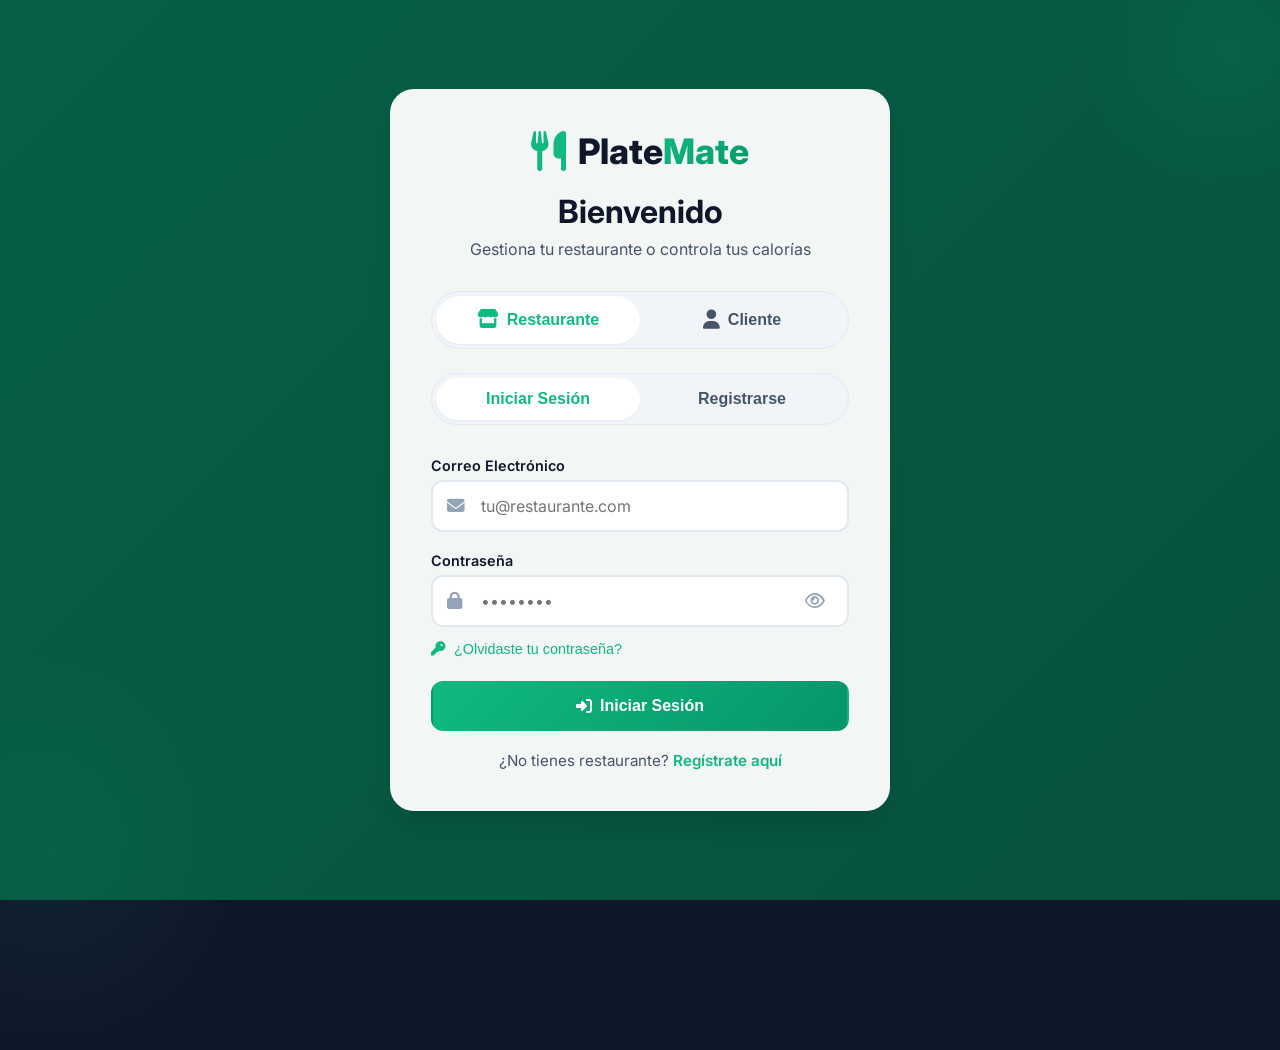
<file: login.html>
<!DOCTYPE html>
<html lang="es">
<head>
    <meta charset="UTF-8">
    <meta name="viewport" content="width=device-width, initial-scale=1.0">
    <title>Plate Mate - Iniciar Sesión</title>
    
    <!-- Favicon -->
    <link rel="icon" href="data:image/svg+xml,<svg xmlns='http://www.w3.org/2000/svg' viewBox='0 0 100 100'><text y='.9em' font-size='90' fill='%2310b981'>🍽️</text></svg>">
    
    <!-- Font Awesome -->
    <link rel="stylesheet" href="https://cdnjs.cloudflare.com/ajax/libs/font-awesome/6.4.0/css/all.min.css">
    
    <!-- Google Fonts -->
    <link href="https://fonts.googleapis.com/css2?family=Inter:wght@300;400;500;600;700;800&display=swap" rel="stylesheet">
    
    <style>
        /* Estilos - mismos que tenías antes */
        * {
            margin: 0;
            padding: 0;
            box-sizing: border-box;
        }

        :root {
            --primary: #10b981;
            --primary-dark: #059669;
            --primary-light: #6ee7b7;
            --primary-soft: #d1fae5;
            --secondary: #f59e0b;
            --dark: #0f172a;
            --gray-600: #475569;
            --gray-400: #94a3b8;
            --gray-200: #e2e8f0;
            --gray-100: #f1f5f9;
            --border: #e2e8f0;
            --shadow-sm: 0 1px 2px 0 rgb(0 0 0 / 0.05);
            --shadow: 0 4px 6px -1px rgb(0 0 0 / 0.1);
            --shadow-lg: 0 10px 15px -3px rgb(0 0 0 / 0.1);
            --shadow-xl: 0 20px 25px -5px rgb(0 0 0 / 0.1);
            --radius: 24px;
            --radius-sm: 12px;
            --transition: all 0.2s ease;
        }

        body {
            font-family: 'Inter', sans-serif;
            min-height: 100vh;
            overflow-x: hidden;
            background: #0f172a;
        }

        .auth-container {
            min-height: 100vh;
            display: flex;
            align-items: center;
            justify-content: center;
            padding: 20px;
            position: relative;
            background: linear-gradient(-45deg, #0f172a, #1e293b, #064e3b, #065f46);
            background-size: 400% 400%;
            animation: gradient 20s ease infinite;
        }

        @keyframes gradient {
            0%, 100% { background-position: 0% 50%; }
            50% { background-position: 100% 50%; }
        }

        .auth-container::before {
            content: '';
            position: absolute;
            width: 300px;
            height: 300px;
            background: radial-gradient(circle, rgba(16, 185, 129, 0.1) 0%, transparent 70%);
            border-radius: 50%;
            top: -100px;
            right: -100px;
            animation: float 15s ease-in-out infinite;
            pointer-events: none;
        }

        .auth-container::after {
            content: '';
            position: absolute;
            width: 400px;
            height: 400px;
            background: radial-gradient(circle, rgba(16, 185, 129, 0.08) 0%, transparent 70%);
            border-radius: 50%;
            bottom: -150px;
            left: -150px;
            animation: float 18s ease-in-out infinite reverse;
            pointer-events: none;
        }

        @keyframes float {
            0%, 100% { transform: translate(0, 0) scale(1); }
            50% { transform: translate(-20px, 20px) scale(1.05); }
        }

        .auth-card {
            background: rgba(255, 255, 255, 0.95);
            backdrop-filter: blur(10px);
            border-radius: var(--radius);
            box-shadow: var(--shadow-xl);
            width: 100%;
            max-width: 500px;
            padding: 40px;
            transition: transform 0.2s ease, box-shadow 0.2s ease;
            border: 1px solid rgba(255, 255, 255, 0.2);
            position: relative;
            z-index: 10;
        }

        .auth-card:hover {
            transform: translateY(-4px);
            box-shadow: 0 25px 50px -12px rgba(16, 185, 129, 0.3);
        }

        .auth-header {
            text-align: center;
            margin-bottom: 32px;
        }

        .auth-header .logo {
            display: inline-flex;
            align-items: center;
            justify-content: center;
            text-decoration: none;
            font-size: 2.2rem;
            font-weight: 800;
            color: var(--dark);
            margin-bottom: 20px;
            transition: transform 0.2s ease;
        }

        .auth-header .logo:hover {
            transform: scale(1.03);
        }

        .auth-header .logo i {
            color: var(--primary);
            margin-right: 12px;
            font-size: 2.5rem;
        }

        .auth-header .highlight {
            background: linear-gradient(135deg, var(--primary), var(--primary-dark));
            -webkit-background-clip: text;
            -webkit-text-fill-color: transparent;
            background-clip: text;
        }

        .auth-header h1 {
            font-size: 2rem;
            margin-bottom: 8px;
            color: var(--dark);
            font-weight: 700;
        }

        .auth-header p {
            color: var(--gray-600);
            font-size: 1rem;
        }

        .main-tabs {
            display: flex;
            margin-bottom: 24px;
            background: var(--gray-100);
            border-radius: 50px;
            padding: 4px;
            border: 1px solid var(--border);
        }

        .main-tab {
            flex: 1;
            text-align: center;
            padding: 14px 20px;
            background: none;
            border: none;
            font-size: 1rem;
            font-weight: 600;
            color: var(--gray-600);
            cursor: pointer;
            transition: all 0.2s ease;
            border-radius: 50px;
            display: flex;
            align-items: center;
            justify-content: center;
            gap: 8px;
        }

        .main-tab i {
            font-size: 1.2rem;
        }

        .main-tab.active {
            background: white;
            color: var(--primary);
            box-shadow: var(--shadow-sm);
        }

        .auth-tabs {
            display: flex;
            margin-bottom: 32px;
            background: var(--gray-100);
            border-radius: 50px;
            padding: 4px;
            border: 1px solid var(--border);
        }

        .auth-tab {
            flex: 1;
            text-align: center;
            padding: 12px 20px;
            background: none;
            border: none;
            font-size: 1rem;
            font-weight: 600;
            color: var(--gray-600);
            cursor: pointer;
            transition: all 0.2s ease;
            border-radius: 50px;
        }

        .auth-tab.active {
            background: white;
            color: var(--primary);
            box-shadow: var(--shadow-sm);
        }

        .auth-section {
            display: none;
        }

        .auth-section.active {
            display: block;
            animation: fadeIn 0.3s ease;
        }

        .auth-form {
            display: none;
        }

        .auth-form.active {
            display: block;
            animation: fadeIn 0.3s ease;
        }

        @keyframes fadeIn {
            from { opacity: 0; transform: translateY(5px); }
            to { opacity: 1; transform: translateY(0); }
        }

        .form-group {
            margin-bottom: 20px;
            position: relative;
        }

        .form-group label {
            display: block;
            margin-bottom: 6px;
            font-weight: 600;
            color: var(--dark);
            font-size: 0.9rem;
        }

        .input-wrapper {
            position: relative;
            display: flex;
            align-items: center;
        }

        .input-icon {
            position: absolute;
            left: 16px;
            color: var(--gray-400);
            font-size: 1.1rem;
            z-index: 1;
        }

        .form-control {
            width: 100%;
            padding: 14px 48px 14px 48px;
            border: 2px solid var(--border);
            border-radius: var(--radius-sm);
            font-size: 1rem;
            transition: border-color 0.2s ease, box-shadow 0.2s ease;
            background: white;
            font-family: 'Inter', sans-serif;
        }

        .form-control:focus {
            outline: none;
            border-color: var(--primary);
            box-shadow: 0 0 0 3px rgba(16, 185, 129, 0.1);
        }

        .form-control.error {
            border-color: #ef4444;
            background-color: #fef2f2;
        }

        .password-toggle {
            position: absolute;
            right: 16px;
            background: none;
            border: none;
            color: var(--gray-400);
            cursor: pointer;
            z-index: 2;
            padding: 8px;
            font-size: 1.1rem;
            transition: color 0.2s ease;
            border-radius: 50%;
            display: flex;
            align-items: center;
            justify-content: center;
        }

        .password-toggle:hover {
            color: var(--primary);
            background: var(--primary-soft);
        }

        .forgot-password {
            display: inline-block;
            margin-top: 10px;
            color: var(--primary);
            text-decoration: none;
            font-size: 0.9rem;
            background: none;
            border: none;
            cursor: pointer;
            font-weight: 500;
            transition: color 0.2s ease;
            padding: 4px 0;
        }

        .forgot-password:hover {
            color: var(--primary-dark);
            text-decoration: underline;
        }

        .btn {
            display: inline-flex;
            align-items: center;
            justify-content: center;
            padding: 14px 28px;
            border-radius: var(--radius-sm);
            font-weight: 600;
            font-size: 1rem;
            transition: transform 0.2s ease, box-shadow 0.2s ease;
            cursor: pointer;
            border: 2px solid transparent;
            gap: 8px;
            width: 100%;
        }

        .btn-primary {
            background: linear-gradient(135deg, var(--primary), var(--primary-dark));
            color: white;
        }

        .btn-primary:hover {
            transform: translateY(-2px);
            box-shadow: 0 8px 20px -5px var(--primary);
        }

        .btn-outline {
            background-color: transparent;
            color: var(--primary);
            border-color: var(--primary);
        }

        .btn-outline:hover {
            background: linear-gradient(135deg, var(--primary), var(--primary-dark));
            color: white;
            border-color: transparent;
            transform: translateY(-2px);
        }

        .auth-footer {
            text-align: center;
            margin-top: 20px;
            color: var(--gray-600);
            font-size: 0.95rem;
        }

        .auth-footer a {
            color: var(--primary);
            text-decoration: none;
            font-weight: 600;
            transition: color 0.2s ease;
        }

        .auth-footer a:hover {
            color: var(--primary-dark);
            text-decoration: underline;
        }

        .error-message {
            color: #ef4444;
            font-size: 0.85rem;
            margin-top: 4px;
            display: none;
            padding-left: 12px;
            font-weight: 500;
        }

        .success-message {
            background: linear-gradient(135deg, var(--primary-soft), #ffffff);
            color: var(--primary-dark);
            padding: 14px 18px;
            border-radius: var(--radius-sm);
            margin-bottom: 24px;
            display: none;
            border-left: 4px solid var(--primary);
            font-weight: 500;
            font-size: 0.95rem;
            box-shadow: var(--shadow-sm);
        }

        .success-message i {
            margin-right: 8px;
        }

        .checkbox-label {
            display: flex;
            align-items: flex-start;
            gap: 12px;
            cursor: pointer;
            font-size: 0.95rem;
            color: var(--dark);
        }

        .checkbox-label input[type="checkbox"] {
            display: none;
        }

        .checkbox-label span {
            position: relative;
            padding-left: 30px;
            line-height: 1.5;
        }

        .checkbox-label span:before {
            content: '';
            position: absolute;
            left: 0;
            top: 2px;
            width: 20px;
            height: 20px;
            border: 2px solid var(--border);
            border-radius: 6px;
            background: white;
            transition: all 0.2s ease;
        }

        .checkbox-label input[type="checkbox"]:checked + span:before {
            background: linear-gradient(135deg, var(--primary), var(--primary-dark));
            border-color: var(--primary);
        }

        .checkbox-label span:after {
            content: '\f00c';
            font-family: 'Font Awesome 6 Free';
            font-weight: 900;
            position: absolute;
            left: 0;
            top: 2px;
            width: 20px;
            height: 20px;
            display: flex;
            align-items: center;
            justify-content: center;
            color: white;
            font-size: 12px;
            opacity: 0;
            transform: scale(0);
            transition: transform 0.2s ease;
        }

        .checkbox-label input[type="checkbox"]:checked + span:after {
            opacity: 1;
            transform: scale(1);
        }

        .checkbox-label a {
            color: var(--primary);
            text-decoration: none;
            font-weight: 600;
        }

        .checkbox-label a:hover {
            text-decoration: underline;
        }

        select.form-control {
            appearance: none;
            background-image: url("data:image/svg+xml,%3Csvg xmlns='http://www.w3.org/2000/svg' width='16' height='16' viewBox='0 0 24 24' fill='none' stroke='%2364748b' stroke-width='2' stroke-linecap='round' stroke-linejoin='round'%3E%3Cpolyline points='6 9 12 15 18 9'%3E%3C/polyline%3E%3C/svg%3E");
            background-repeat: no-repeat;
            background-position: right 16px center;
            padding-right: 44px;
        }

        .modal-overlay {
            position: fixed;
            top: 0;
            left: 0;
            right: 0;
            bottom: 0;
            background-color: rgba(0, 0, 0, 0.5);
            display: none;
            z-index: 1000;
            backdrop-filter: blur(4px);
        }

        .modal-overlay.show {
            display: block;
        }

        .modal {
            position: fixed;
            top: 50%;
            left: 50%;
            transform: translate(-50%, -50%) scale(0.95);
            background: white;
            border-radius: 24px;
            box-shadow: 0 25px 50px -12px rgba(0, 0, 0, 0.25);
            z-index: 1001;
            display: none;
            max-width: 90%;
            width: 420px;
            transition: transform 0.2s ease;
        }

        .modal.show {
            display: block;
            transform: translate(-50%, -50%) scale(1);
        }

        .modal-header {
            padding: 20px 24px;
            border-bottom: 1px solid var(--border);
            display: flex;
            justify-content: space-between;
            align-items: center;
        }

        .modal-header h3 {
            margin: 0;
            font-size: 1.3rem;
            font-weight: 700;
            color: var(--dark);
        }

        .modal-close {
            background: none;
            border: none;
            font-size: 1.5rem;
            cursor: pointer;
            color: var(--gray-400);
            line-height: 1;
            transition: all 0.2s ease;
            width: 36px;
            height: 36px;
            border-radius: 50%;
            display: flex;
            align-items: center;
            justify-content: center;
        }

        .modal-close:hover {
            background-color: #fee2e2;
            color: #ef4444;
        }

        .modal-body {
            padding: 24px;
        }

        .modal-footer {
            padding: 20px 24px;
            border-top: 1px solid var(--border);
            display: flex;
            justify-content: flex-end;
            gap: 12px;
            background: var(--gray-100);
            border-radius: 0 0 24px 24px;
        }

        @media (max-width: 480px) {
            .auth-card {
                padding: 30px 20px;
            }

            .auth-header h1 {
                font-size: 1.8rem;
            }

            .main-tabs, .auth-tabs {
                flex-direction: column;
                border-radius: var(--radius-sm);
                gap: 4px;
            }

            .main-tab, .auth-tab {
                border-radius: var(--radius-sm);
                padding: 10px;
            }

            .btn {
                padding: 12px 20px;
            }

            .modal-footer {
                flex-direction: column-reverse;
            }
            
            .modal-footer .btn {
                width: 100%;
            }
        }

        .btn.loading {
            position: relative;
            color: transparent !important;
            pointer-events: none;
        }

        .btn.loading::after {
            content: '';
            position: absolute;
            width: 20px;
            height: 20px;
            border: 2px solid white;
            border-top-color: transparent;
            border-radius: 50%;
            animation: spin 0.6s linear infinite;
        }

        @keyframes spin {
            to { transform: rotate(360deg); }
        }
    </style>
</head>
<body>
    <div class="auth-container">
        <div class="auth-card">
            <div class="auth-header">
                <a href="index.html" class="logo">
                    <i class="fas fa-utensils"></i>
                    <span>Plate<span class="highlight">Mate</span></span>
                </a>
                <h1>Bienvenido</h1>
                <p>Gestiona tu restaurante o controla tus calorías</p>
            </div>
            
            <!-- Main Tabs (Restaurante / Cliente) -->
            <div class="main-tabs">
                <button class="main-tab active" data-main="restaurante">
                    <i class="fas fa-store"></i> Restaurante
                </button>
                <button class="main-tab" data-main="cliente">
                    <i class="fas fa-user"></i> Cliente
                </button>
            </div>
            
            <div id="successMessage" class="success-message">
                <i class="fas fa-check-circle"></i>
                <span></span>
            </div>
            
            <!-- SECCIÓN RESTAURANTE -->
            <div id="restauranteSection" class="auth-section active">
                <div class="auth-tabs">
                    <button class="auth-tab active" data-tab="login-restaurante">Iniciar Sesión</button>
                    <button class="auth-tab" data-tab="register-restaurante">Registrarse</button>
                </div>
                
                <!-- Login Restaurante -->
                <form id="loginRestauranteForm" class="auth-form active">
                    <div class="form-group">
                        <label for="loginRestauranteEmail">Correo Electrónico</label>
                        <div class="input-wrapper">
                            <i class="fas fa-envelope input-icon"></i>
                            <input type="email" id="loginRestauranteEmail" class="form-control" required placeholder="tu@restaurante.com">
                        </div>
                        <span class="error-message" id="loginRestauranteEmailError"></span>
                    </div>
                    
                    <div class="form-group">
                        <label for="loginRestaurantePassword">Contraseña</label>
                        <div class="input-wrapper">
                            <i class="fas fa-lock input-icon"></i>
                            <input type="password" id="loginRestaurantePassword" class="form-control" required placeholder="••••••••">
                            <button type="button" class="password-toggle" id="toggleLoginRestaurantePassword">
                                <i class="far fa-eye"></i>
                            </button>
                        </div>
                        <span class="error-message" id="loginRestaurantePasswordError"></span>
                        <button type="button" class="forgot-password" onclick="showForgotPasswordModal('restaurante')">
                            <i class="fas fa-key" style="margin-right: 5px;"></i> ¿Olvidaste tu contraseña?
                        </button>
                    </div>
                    
                    <button type="submit" class="btn btn-primary">
                        <i class="fas fa-sign-in-alt"></i> Iniciar Sesión
                    </button>
                    
                    <div class="auth-footer">
                        ¿No tienes restaurante? <a href="#" class="switch-to-register-restaurante">Regístrate aquí</a>
                    </div>
                </form>
                
                <!-- Register Restaurante -->
                <form id="registerRestauranteForm" class="auth-form">
                    <div class="form-group">
                        <label for="registerRestauranteRestaurant">Nombre del Restaurante</label>
                        <div class="input-wrapper">
                            <i class="fas fa-store input-icon"></i>
                            <input type="text" id="registerRestauranteRestaurant" class="form-control" required placeholder="Mi Restaurante">
                        </div>
                        <span class="error-message" id="registerRestauranteRestaurantError"></span>
                    </div>
                    
                    <div class="form-group">
                        <label for="registerRestauranteEmail">Correo Electrónico</label>
                        <div class="input-wrapper">
                            <i class="fas fa-envelope input-icon"></i>
                            <input type="email" id="registerRestauranteEmail" class="form-control" required placeholder="contacto@restaurante.com">
                        </div>
                        <span class="error-message" id="registerRestauranteEmailError"></span>
                    </div>
                    
                    <div class="form-group">
                        <label for="registerRestauranteName">Tu Nombre</label>
                        <div class="input-wrapper">
                            <i class="fas fa-user input-icon"></i>
                            <input type="text" id="registerRestauranteName" class="form-control" required placeholder="Juan Pérez">
                        </div>
                        <span class="error-message" id="registerRestauranteNameError"></span>
                    </div>
                    
                    <div class="form-group">
                        <label for="registerRestaurantePhone">Teléfono</label>
                        <div class="input-wrapper">
                            <i class="fas fa-phone input-icon"></i>
                            <input type="tel" id="registerRestaurantePhone" class="form-control" required placeholder="+52 55 1234 5678">
                        </div>
                        <span class="error-message" id="registerRestaurantePhoneError"></span>
                    </div>
                    
                    <div class="form-group">
                        <label for="registerRestaurantePassword">Contraseña</label>
                        <div class="input-wrapper">
                            <i class="fas fa-lock input-icon"></i>
                            <input type="password" id="registerRestaurantePassword" class="form-control" required placeholder="••••••••">
                            <button type="button" class="password-toggle" id="toggleRegisterRestaurantePassword">
                                <i class="far fa-eye"></i>
                            </button>
                        </div>
                        <span class="error-message" id="registerRestaurantePasswordError"></span>
                    </div>
                    
                    <div class="form-group">
                        <label for="registerRestauranteConfirmPassword">Confirmar Contraseña</label>
                        <div class="input-wrapper">
                            <i class="fas fa-lock input-icon"></i>
                            <input type="password" id="registerRestauranteConfirmPassword" class="form-control" required placeholder="••••••••">
                            <button type="button" class="password-toggle" id="toggleRegisterRestauranteConfirmPassword">
                                <i class="far fa-eye"></i>
                            </button>
                        </div>
                        <span class="error-message" id="registerRestauranteConfirmPasswordError"></span>
                    </div>
                    
                    <div class="form-group">
                        <label for="registerRestaurantePlan">Plan</label>
                        <select id="registerRestaurantePlan" class="form-control">
                            <option value="basic">Básico - $29/mes</option>
                            <option value="pro" selected>Profesional - $59/mes</option>
                            <option value="enterprise">Empresarial - $99/mes</option>
                        </select>
                    </div>
                    
                    <div class="form-group">
                        <label class="checkbox-label">
                            <input type="checkbox" id="acceptTermsRestaurante" required>
                            <span>Acepto los <a href="#">Términos de Servicio</a> y la <a href="#">Política de Privacidad</a></span>
                        </label>
                        <span class="error-message" id="acceptTermsRestauranteError"></span>
                    </div>
                    
                    <button type="submit" class="btn btn-primary">
                        <i class="fas fa-user-plus"></i> Crear Cuenta
                    </button>
                    
                    <div class="auth-footer">
                        ¿Ya tienes cuenta? <a href="#" class="switch-to-login-restaurante">Inicia sesión aquí</a>
                    </div>
                </form>
            </div>
            
            <!-- SECCIÓN CLIENTE -->
            <div id="clienteSection" class="auth-section">
                <div class="auth-tabs">
                    <button class="auth-tab active" data-tab="login-cliente">Iniciar Sesión</button>
                    <button class="auth-tab" data-tab="register-cliente">Registrarse</button>
                </div>
                
                <!-- Login Cliente -->
                <form id="loginClienteForm" class="auth-form active">
                    <div class="form-group">
                        <label for="loginClienteEmail">Correo Electrónico</label>
                        <div class="input-wrapper">
                            <i class="fas fa-envelope input-icon"></i>
                            <input type="email" id="loginClienteEmail" class="form-control" required placeholder="tu@email.com">
                        </div>
                        <span class="error-message" id="loginClienteEmailError"></span>
                    </div>
                    
                    <div class="form-group">
                        <label for="loginClientePassword">Contraseña</label>
                        <div class="input-wrapper">
                            <i class="fas fa-lock input-icon"></i>
                            <input type="password" id="loginClientePassword" class="form-control" required placeholder="••••••••">
                            <button type="button" class="password-toggle" id="toggleLoginClientePassword">
                                <i class="far fa-eye"></i>
                            </button>
                        </div>
                        <span class="error-message" id="loginClientePasswordError"></span>
                        <button type="button" class="forgot-password" onclick="showForgotPasswordModal('cliente')">
                            <i class="fas fa-key" style="margin-right: 5px;"></i> ¿Olvidaste tu contraseña?
                        </button>
                    </div>
                    
                    <button type="submit" class="btn btn-primary">
                        <i class="fas fa-sign-in-alt"></i> Iniciar Sesión
                    </button>
                    
                    <div class="auth-footer">
                        ¿No tienes cuenta? <a href="#" class="switch-to-register-cliente">Regístrate aquí</a>
                    </div>
                </form>
                
                <!-- Register Cliente -->
                <form id="registerClienteForm" class="auth-form">
                    <div class="form-group">
                        <label for="registerClienteName">Nombre Completo</label>
                        <div class="input-wrapper">
                            <i class="fas fa-user input-icon"></i>
                            <input type="text" id="registerClienteName" class="form-control" required placeholder="Juan Pérez">
                        </div>
                        <span class="error-message" id="registerClienteNameError"></span>
                    </div>
                    
                    <div class="form-group">
                        <label for="registerClienteEmail">Correo Electrónico</label>
                        <div class="input-wrapper">
                            <i class="fas fa-envelope input-icon"></i>
                            <input type="email" id="registerClienteEmail" class="form-control" required placeholder="tu@email.com">
                        </div>
                        <span class="error-message" id="registerClienteEmailError"></span>
                    </div>
                    
                    <div class="form-row" style="display: grid; grid-template-columns: 1fr 1fr; gap: 12px;">
                        <div class="form-group">
                            <label for="registerClienteEdad">Edad (opcional)</label>
                            <div class="input-wrapper">
                                <i class="fas fa-calendar input-icon"></i>
                                <input type="number" id="registerClienteEdad" class="form-control" placeholder="28">
                            </div>
                        </div>
                        
                        <div class="form-group">
                            <label for="registerClientePeso">Peso (kg, opcional)</label>
                            <div class="input-wrapper">
                                <i class="fas fa-weight-scale input-icon"></i>
                                <input type="number" step="0.1" id="registerClientePeso" class="form-control" placeholder="70.5">
                            </div>
                        </div>
                    </div>
                    
                    <div class="form-row" style="display: grid; grid-template-columns: 1fr 1fr; gap: 12px;">
                        <div class="form-group">
                            <label for="registerClienteAltura">Altura (cm, opcional)</label>
                            <div class="input-wrapper">
                                <i class="fas fa-ruler input-icon"></i>
                                <input type="number" id="registerClienteAltura" class="form-control" placeholder="175">
                            </div>
                        </div>
                        
                        <div class="form-group">
                            <label for="registerClienteObjetivo">Objetivo Calorías</label>
                            <div class="input-wrapper">
                                <i class="fas fa-fire input-icon"></i>
                                <input type="number" id="registerClienteObjetivo" class="form-control" value="2000">
                            </div>
                        </div>
                    </div>
                    
                    <div class="form-group">
                        <label for="registerClientePassword">Contraseña</label>
                        <div class="input-wrapper">
                            <i class="fas fa-lock input-icon"></i>
                            <input type="password" id="registerClientePassword" class="form-control" required placeholder="••••••••">
                            <button type="button" class="password-toggle" id="toggleRegisterClientePassword">
                                <i class="far fa-eye"></i>
                            </button>
                        </div>
                        <span class="error-message" id="registerClientePasswordError"></span>
                    </div>
                    
                    <div class="form-group">
                        <label for="registerClienteConfirmPassword">Confirmar Contraseña</label>
                        <div class="input-wrapper">
                            <i class="fas fa-lock input-icon"></i>
                            <input type="password" id="registerClienteConfirmPassword" class="form-control" required placeholder="••••••••">
                            <button type="button" class="password-toggle" id="toggleRegisterClienteConfirmPassword">
                                <i class="far fa-eye"></i>
                            </button>
                        </div>
                        <span class="error-message" id="registerClienteConfirmPasswordError"></span>
                    </div>
                    
                    <div class="form-group">
                        <label class="checkbox-label">
                            <input type="checkbox" id="acceptTermsCliente" required>
                            <span>Acepto los <a href="#">Términos de Servicio</a> y la <a href="#">Política de Privacidad</a></span>
                        </label>
                        <span class="error-message" id="acceptTermsClienteError"></span>
                    </div>
                    
                    <button type="submit" class="btn btn-primary">
                        <i class="fas fa-user-plus"></i> Crear Cuenta
                    </button>
                    
                    <div class="auth-footer">
                        ¿Ya tienes cuenta? <a href="#" class="switch-to-login-cliente">Inicia sesión aquí</a>
                    </div>
                </form>
            </div>
        </div>
    </div>

    <!-- Modal para recuperar contraseña -->
    <div id="forgotPasswordModal" class="modal">
        <div class="modal-header">
            <h3>Recuperar Contraseña</h3>
            <button class="modal-close" onclick="closeForgotPasswordModal()">&times;</button>
        </div>
        <div class="modal-body">
            <div class="form-group">
                <label for="resetEmail">Correo Electrónico</label>
                <div class="input-wrapper">
                    <i class="fas fa-envelope input-icon"></i>
                    <input type="email" id="resetEmail" class="form-control" required placeholder="tu@email.com">
                </div>
                <input type="hidden" id="resetUserType" value="restaurante">
            </div>
            <p style="color: var(--gray-600); font-size: 0.9rem; margin-top: 12px;">
                <i class="fas fa-info-circle" style="color: var(--primary); margin-right: 5px;"></i>
                Te enviaremos un enlace para restablecer tu contraseña.
            </p>
        </div>
        <div class="modal-footer">
            <button class="btn btn-outline" onclick="closeForgotPasswordModal()">Cancelar</button>
            <button class="btn btn-primary" onclick="requestReset()">Enviar</button>
        </div>
    </div>

    <!-- Modal para cambiar contraseña -->
    <div id="resetPasswordModal" class="modal">
        <div class="modal-header">
            <h3>Cambiar Contraseña</h3>
            <button class="modal-close" onclick="closeResetPasswordModal()">&times;</button>
        </div>
        <div class="modal-body">
            <div class="form-group">
                <label for="resetEmailConfirm">Correo Electrónico</label>
                <div class="input-wrapper">
                    <i class="fas fa-envelope input-icon"></i>
                    <input type="email" id="resetEmailConfirm" class="form-control" required placeholder="tu@email.com">
                </div>
                <input type="hidden" id="resetUserTypeConfirm" value="restaurante">
            </div>
            <div class="form-group">
                <label for="newPassword">Nueva Contraseña</label>
                <div class="input-wrapper">
                    <i class="fas fa-lock input-icon"></i>
                    <input type="password" id="newPassword" class="form-control" required placeholder="••••••••">
                    <button type="button" class="password-toggle" id="toggleNewPassword">
                        <i class="far fa-eye"></i>
                    </button>
                </div>
            </div>
            <div class="form-group">
                <label for="confirmNewPassword">Confirmar Contraseña</label>
                <div class="input-wrapper">
                    <i class="fas fa-lock input-icon"></i>
                    <input type="password" id="confirmNewPassword" class="form-control" required placeholder="••••••••">
                    <button type="button" class="password-toggle" id="toggleConfirmNewPassword">
                        <i class="far fa-eye"></i>
                    </button>
                </div>
            </div>
        </div>
        <div class="modal-footer">
            <button class="btn btn-outline" onclick="closeResetPasswordModal()">Cancelar</button>
            <button class="btn btn-primary" onclick="resetPassword()">Cambiar</button>
        </div>
    </div>

    <div id="modalOverlay" class="modal-overlay" onclick="closeAllModals()"></div>

    <script>
        // ========== VARIABLES GLOBALES ==========
        let currentUserType = 'restaurante';

        // ========== FUNCIÓN PARA CONFIGURAR OJITOS ==========
        function setupToggle(buttonId, inputId) {
            const btn = document.getElementById(buttonId);
            const input = document.getElementById(inputId);
            
            if (!btn || !input) return;
            
            btn.onclick = function(e) {
                e.preventDefault();
                const icon = this.querySelector('i');
                
                if (input.type === 'password') {
                    input.type = 'text';
                    if (icon) icon.className = 'far fa-eye-slash';
                } else {
                    input.type = 'password';
                    if (icon) icon.className = 'far fa-eye';
                }
            };
        }

        // ========== CONFIGURAR TODOS LOS OJITOS ==========
        function setupAllToggles() {
            // Restaurante
            setupToggle('toggleLoginRestaurantePassword', 'loginRestaurantePassword');
            setupToggle('toggleRegisterRestaurantePassword', 'registerRestaurantePassword');
            setupToggle('toggleRegisterRestauranteConfirmPassword', 'registerRestauranteConfirmPassword');
            
            // Cliente
            setupToggle('toggleLoginClientePassword', 'loginClientePassword');
            setupToggle('toggleRegisterClientePassword', 'registerClientePassword');
            setupToggle('toggleRegisterClienteConfirmPassword', 'registerClienteConfirmPassword');
            
            // Modales
            setupToggle('toggleNewPassword', 'newPassword');
            setupToggle('toggleConfirmNewPassword', 'confirmNewPassword');
        }

        // ========== EJECUTAR CUANDO CARGA LA PÁGINA ==========
        document.addEventListener('DOMContentLoaded', function() {
            setupAllToggles();
            
            // Configurar tabs principales
            document.querySelectorAll('.main-tab').forEach(tab => {
                tab.addEventListener('click', function() {
                    document.querySelectorAll('.main-tab').forEach(t => t.classList.remove('active'));
                    this.classList.add('active');
                    
                    currentUserType = this.getAttribute('data-main');
                    
                    // Mostrar sección correspondiente
                    document.querySelectorAll('.auth-section').forEach(section => {
                        section.classList.remove('active');
                    });
                    document.getElementById(currentUserType + 'Section').classList.add('active');
                    
                    // Actualizar tipo de usuario en modales
                    document.getElementById('resetUserType').value = currentUserType;
                    document.getElementById('resetUserTypeConfirm').value = currentUserType;
                });
            });
            
            // Configurar tabs de autenticación para Restaurante
            setupAuthTabs('restaurante');
            
            // Configurar tabs de autenticación para Cliente
            setupAuthTabs('cliente');
            
            // Configurar switches entre login y register
            setupSwitches();
        });

        // ========== CONFIGURAR TABS DE AUTENTICACIÓN ==========
        function setupAuthTabs(section) {
            const container = document.getElementById(section + 'Section');
            if (!container) return;
            
            const tabs = container.querySelectorAll('.auth-tab');
            const forms = {
                login: container.querySelector('#login' + capitalize(section) + 'Form'),
                register: container.querySelector('#register' + capitalize(section) + 'Form')
            };
            
            tabs.forEach(tab => {
                tab.addEventListener('click', function() {
                    tabs.forEach(t => t.classList.remove('active'));
                    this.classList.add('active');
                    
                    const tabId = this.getAttribute('data-tab').split('-')[0];
                    
                    if (forms.login) forms.login.classList.remove('active');
                    if (forms.register) forms.register.classList.remove('active');
                    
                    if (tabId === 'login' && forms.login) {
                        forms.login.classList.add('active');
                    } else if (forms.register) {
                        forms.register.classList.add('active');
                    }
                });
            });
        }

        // ========== CONFIGURAR SWITCHES ==========
        function setupSwitches() {
            // Restaurante: Register -> Login
            document.querySelectorAll('.switch-to-login-restaurante').forEach(link => {
                link.addEventListener('click', e => {
                    e.preventDefault();
                    const tab = document.querySelector('#restauranteSection .auth-tab[data-tab="login-restaurante"]');
                    if (tab) tab.click();
                });
            });
            
            // Restaurante: Login -> Register
            document.querySelectorAll('.switch-to-register-restaurante').forEach(link => {
                link.addEventListener('click', e => {
                    e.preventDefault();
                    const tab = document.querySelector('#restauranteSection .auth-tab[data-tab="register-restaurante"]');
                    if (tab) tab.click();
                });
            });
            
            // Cliente: Register -> Login
            document.querySelectorAll('.switch-to-login-cliente').forEach(link => {
                link.addEventListener('click', e => {
                    e.preventDefault();
                    const tab = document.querySelector('#clienteSection .auth-tab[data-tab="login-cliente"]');
                    if (tab) tab.click();
                });
            });
            
            // Cliente: Login -> Register
            document.querySelectorAll('.switch-to-register-cliente').forEach(link => {
                link.addEventListener('click', e => {
                    e.preventDefault();
                    const tab = document.querySelector('#clienteSection .auth-tab[data-tab="register-cliente"]');
                    if (tab) tab.click();
                });
            });
        }

        // ========== UTILIDADES ==========
        function capitalize(string) {
            return string.charAt(0).toUpperCase() + string.slice(1);
        }

        // ========== FUNCIONES DE MODALES ==========
        function showForgotPasswordModal(userType) {
            document.getElementById('resetUserType').value = userType || currentUserType;
            document.getElementById('forgotPasswordModal').classList.add('show');
            document.getElementById('modalOverlay').classList.add('show');
        }

        function showResetPasswordModal() {
            document.getElementById('resetPasswordModal').classList.add('show');
            document.getElementById('modalOverlay').classList.add('show');
            setTimeout(setupAllToggles, 150);
        }

        function closeForgotPasswordModal() {
            document.getElementById('forgotPasswordModal').classList.remove('show');
            if (!document.getElementById('resetPasswordModal').classList.contains('show')) {
                document.getElementById('modalOverlay').classList.remove('show');
            }
        }

        function closeResetPasswordModal() {
            document.getElementById('resetPasswordModal').classList.remove('show');
            if (!document.getElementById('forgotPasswordModal').classList.contains('show')) {
                document.getElementById('modalOverlay').classList.remove('show');
            }
        }

        function closeAllModals() {
            document.getElementById('forgotPasswordModal').classList.remove('show');
            document.getElementById('resetPasswordModal').classList.remove('show');
            document.getElementById('modalOverlay').classList.remove('show');
        }

        // ========== FUNCIONES DE API ==========
        async function requestReset() {
            const email = document.getElementById('resetEmail').value;
            const userType = document.getElementById('resetUserType').value;
            
            if (!email) {
                alert('Ingresa tu email');
                return;
            }

            try {
                const response = await fetch('api/forgot-password.php', {
                    method: 'POST',
                    headers: {'Content-Type': 'application/json'},
                    body: JSON.stringify({
                        action: 'request_reset',
                        email,
                        user_type: userType
                    })
                });
                
                const data = await response.json();
                
                if (data.success) {
                    closeForgotPasswordModal();
                    showResetPasswordModal();
                    document.getElementById('resetEmailConfirm').value = email;
                    document.getElementById('resetUserTypeConfirm').value = userType;
                } else {
                    alert(data.error || 'Error');
                }
            } catch (error) {
                alert('Error de conexión');
            }
        }

        async function resetPassword() {
            const email = document.getElementById('resetEmailConfirm').value;
            const userType = document.getElementById('resetUserTypeConfirm').value;
            const newPass = document.getElementById('newPassword').value;
            const confirmPass = document.getElementById('confirmNewPassword').value;

            if (!email || !newPass || !confirmPass) {
                alert('Todos los campos son requeridos');
                return;
            }
            if (newPass.length < 6) {
                alert('Mínimo 6 caracteres');
                return;
            }
            if (newPass !== confirmPass) {
                alert('Las contraseñas no coinciden');
                return;
            }

            try {
                const response = await fetch('api/forgot-password.php', {
                    method: 'POST',
                    headers: {'Content-Type': 'application/json'},
                    body: JSON.stringify({
                        action: 'reset_password',
                        email,
                        user_type: userType,
                        new_password: newPass
                    })
                });
                
                const data = await response.json();
                
                if (data.success) {
                    alert('✅ Contraseña cambiada exitosamente');
                    closeAllModals();
                } else {
                    alert('❌ ' + (data.error || 'Error'));
                }
            } catch (error) {
                alert('❌ Error de conexión');
            }
        }

        // ========== LOGIN RESTAURANTE CORREGIDO ==========
        document.getElementById('loginRestauranteForm').addEventListener('submit', async function(e) {
            e.preventDefault();
            
            const email = document.getElementById('loginRestauranteEmail').value;
            const password = document.getElementById('loginRestaurantePassword').value;
            
            const btn = this.querySelector('button[type="submit"]');
            const originalText = btn.innerHTML;
            btn.innerHTML = '<i class="fas fa-spinner fa-spin"></i> Iniciando...';
            btn.disabled = true;
            
            try {
                console.log('Intentando login con:', email, password);
                
                const response = await fetch('api/auth.php', {
                    method: 'POST',
                    headers: {
                        'Content-Type': 'application/json'
                    },
                    body: JSON.stringify({
                        action: 'login',
                        email: email,
                        password: password
                    })
                });
                
                const data = await response.json();
                console.log('Respuesta del servidor:', data);
                
                if (data.success) {
                    // Guardar en localStorage
                    localStorage.setItem('restauranteToken', data.token);
                    localStorage.setItem('restauranteUser', JSON.stringify(data.user));
                    localStorage.setItem('token', data.token);
                    localStorage.setItem('user', JSON.stringify(data.user));
                    
                    alert('✅ Login exitoso! Redirigiendo...');
                    window.location.href = 'dashboard.html';
                } else {
                    alert('❌ ' + (data.error || 'Error al iniciar sesión'));
                    btn.innerHTML = originalText;
                    btn.disabled = false;
                }
            } catch (error) {
                console.error('Error en login:', error);
                alert('❌ Error de conexión: ' + error.message);
                btn.innerHTML = originalText;
                btn.disabled = false;
            }
        });

        // ========== LOGIN CLIENTE CORREGIDO ==========
        document.getElementById('loginClienteForm').addEventListener('submit', async function(e) {
            e.preventDefault();
            
            const email = document.getElementById('loginClienteEmail').value;
            const password = document.getElementById('loginClientePassword').value;
            
            const btn = this.querySelector('button[type="submit"]');
            const originalText = btn.innerHTML;
            btn.innerHTML = '<i class="fas fa-spinner fa-spin"></i> Iniciando...';
            btn.disabled = true;
            
            try {
                console.log('Intentando login cliente con:', email, password);
                
                const response = await fetch('api/clientes_auth.php', {
                    method: 'POST',
                    headers: {
                        'Content-Type': 'application/json'
                    },
                    body: JSON.stringify({
                        action: 'login',
                        email: email,
                        password: password
                    })
                });
                
                const data = await response.json();
                console.log('Respuesta del servidor:', data);
                
                if (data.success) {
                    localStorage.setItem('clienteToken', data.token);
                    localStorage.setItem('clienteUser', JSON.stringify(data.user));
                    localStorage.setItem('token', data.token);
                    localStorage.setItem('user', JSON.stringify(data.user));
                    
                    alert('✅ Login exitoso! Redirigiendo...');
                    window.location.href = 'cliente.html';
                } else {
                    alert('❌ ' + (data.error || 'Error al iniciar sesión'));
                    btn.innerHTML = originalText;
                    btn.disabled = false;
                }
            } catch (error) {
                console.error('Error en login:', error);
                alert('❌ Error de conexión: ' + error.message);
                btn.innerHTML = originalText;
                btn.disabled = false;
            }
        });

        // ========== REGISTER CLIENTE ==========
        document.getElementById('registerClienteForm').addEventListener('submit', async function(e) {
            e.preventDefault();
            
            const password = document.getElementById('registerClientePassword').value;
            const confirmPass = document.getElementById('registerClienteConfirmPassword').value;
            
            if (password !== confirmPass) {
                alert('Las contraseñas no coinciden');
                return;
            }
            
            if (!document.getElementById('acceptTermsCliente').checked) {
                alert('Debes aceptar los términos y condiciones');
                return;
            }
            
            const userData = {
                action: 'register',
                name: document.getElementById('registerClienteName').value,
                email: document.getElementById('registerClienteEmail').value,
                password: password,
                edad: document.getElementById('registerClienteEdad').value || null,
                peso: document.getElementById('registerClientePeso').value || null,
                altura: document.getElementById('registerClienteAltura').value || null,
                objetivo_calorias: document.getElementById('registerClienteObjetivo').value || 2000
            };
            
            const btn = this.querySelector('button[type="submit"]');
            const originalText = btn.innerHTML;
            btn.innerHTML = '<i class="fas fa-spinner fa-spin"></i> Registrando...';
            btn.disabled = true;
            
            try {
                const response = await fetch('api/clientes_auth.php', {
                    method: 'POST',
                    headers: {'Content-Type': 'application/json'},
                    body: JSON.stringify(userData)
                });
                const data = await response.json();
                
                if (data.success) {
                    alert('✅ Registro exitoso. Por favor inicia sesión.');
                    
                    // Cambiar a la pestaña de login de cliente
                    document.querySelector('.main-tab[data-main="cliente"]').click();
                    const loginTab = document.querySelector('#clienteSection .auth-tab[data-tab="login-cliente"]');
                    if (loginTab) loginTab.click();
                    
                    // Limpiar formulario
                    this.reset();
                } else {
                    alert('❌ ' + (data.error || 'Error al registrarse'));
                }
            } catch (error) {
                alert('❌ Error de conexión');
            } finally {
                btn.innerHTML = originalText;
                btn.disabled = false;
            }
        });

        // ========== REGISTER RESTAURANTE ==========
        document.getElementById('registerRestauranteForm').addEventListener('submit', async function(e) {
            e.preventDefault();
            
            const password = document.getElementById('registerRestaurantePassword').value;
            const confirmPass = document.getElementById('registerRestauranteConfirmPassword').value;
            
            if (password !== confirmPass) {
                alert('Las contraseñas no coinciden');
                return;
            }
            
            if (!document.getElementById('acceptTermsRestaurante').checked) {
                alert('Debes aceptar los términos y condiciones');
                return;
            }
            
            const userData = {
                action: 'register',
                restaurant_name: document.getElementById('registerRestauranteRestaurant').value,
                email: document.getElementById('registerRestauranteEmail').value,
                name: document.getElementById('registerRestauranteName').value,
                phone: document.getElementById('registerRestaurantePhone').value,
                password: password,
                plan: document.getElementById('registerRestaurantePlan').value
            };
            
            const btn = this.querySelector('button[type="submit"]');
            const originalText = btn.innerHTML;
            btn.innerHTML = '<i class="fas fa-spinner fa-spin"></i> Registrando...';
            btn.disabled = true;
            
            try {
                const response = await fetch('api/auth.php', {
                    method: 'POST',
                    headers: {'Content-Type': 'application/json'},
                    body: JSON.stringify(userData)
                });
                const data = await response.json();
                
                if (data.success) {
                    alert('✅ Registro exitoso. Por favor inicia sesión.');
                    
                    // Cambiar a la pestaña de login de restaurante
                    document.querySelector('.main-tab[data-main="restaurante"]').click();
                    const loginTab = document.querySelector('#restauranteSection .auth-tab[data-tab="login-restaurante"]');
                    if (loginTab) loginTab.click();
                    
                    // Limpiar formulario
                    this.reset();
                } else {
                    alert('❌ ' + (data.error || 'Error al registrarse'));
                }
            } catch (error) {
                alert('❌ Error de conexión');
            } finally {
                btn.innerHTML = originalText;
                btn.disabled = false;
            }
        });

        // ========== EXPORTAR FUNCIONES ==========
        window.showForgotPasswordModal = showForgotPasswordModal;
        window.showResetPasswordModal = showResetPasswordModal;
        window.closeForgotPasswordModal = closeForgotPasswordModal;
        window.closeResetPasswordModal = closeResetPasswordModal;
        window.closeAllModals = closeAllModals;
        window.requestReset = requestReset;
        window.resetPassword = resetPassword;
    </script>
</body>
</html>
</file>
